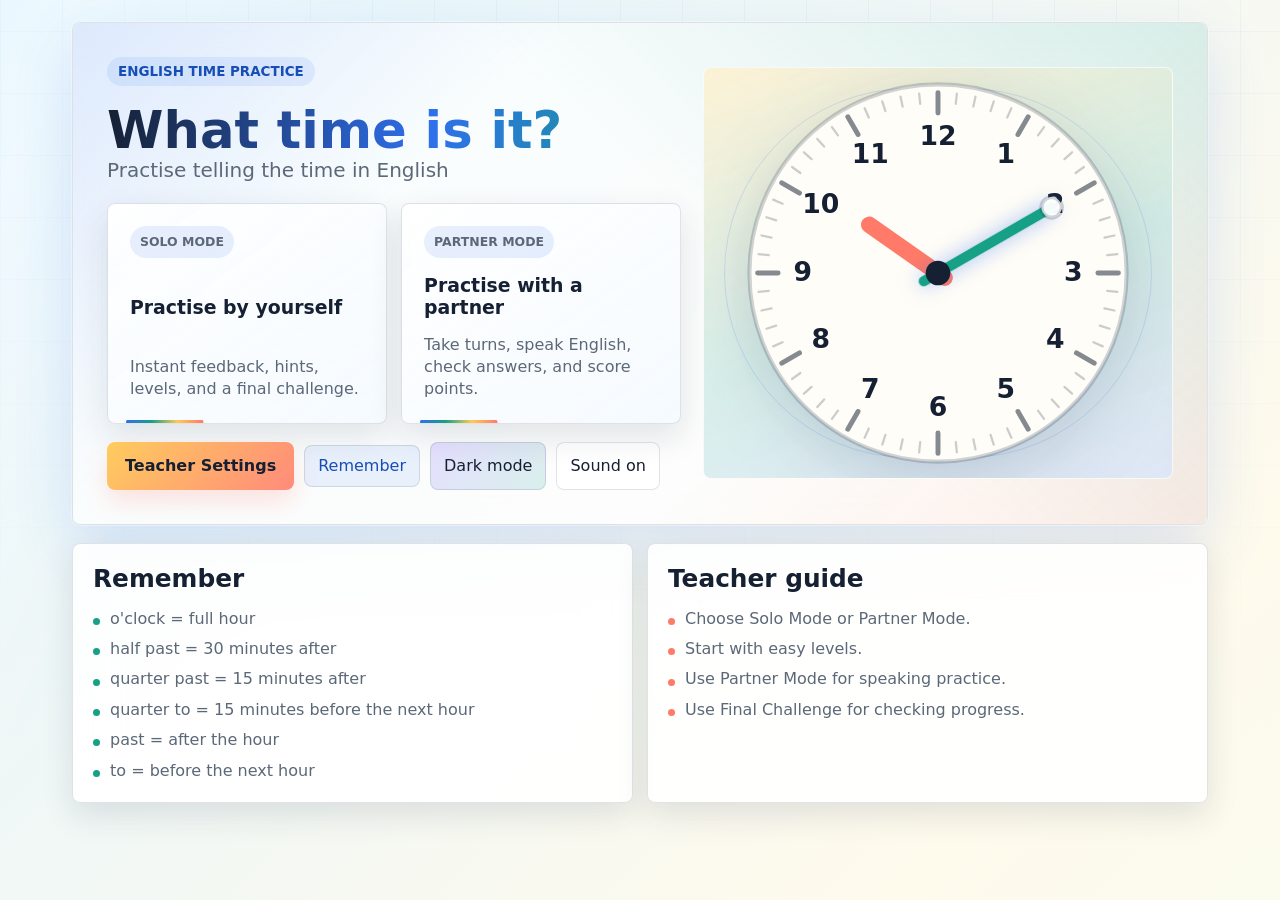
<file: index.html>
<!doctype html>
<html lang="de">
<head>
  <meta charset="utf-8">
  <meta name="viewport" content="width=device-width, initial-scale=1">
  <meta http-equiv="refresh" content="0; url=./f%C3%B6rder%20englisch%20uhrzeiten.html">
  <title>Foerder Englisch Uhrzeiten</title>
  <script>
    window.location.replace("./förder englisch uhrzeiten.html");
  </script>
</head>
<body>
  <p><a href="./f%C3%B6rder%20englisch%20uhrzeiten.html">Open the app</a></p>
</body>
</html>
</file>
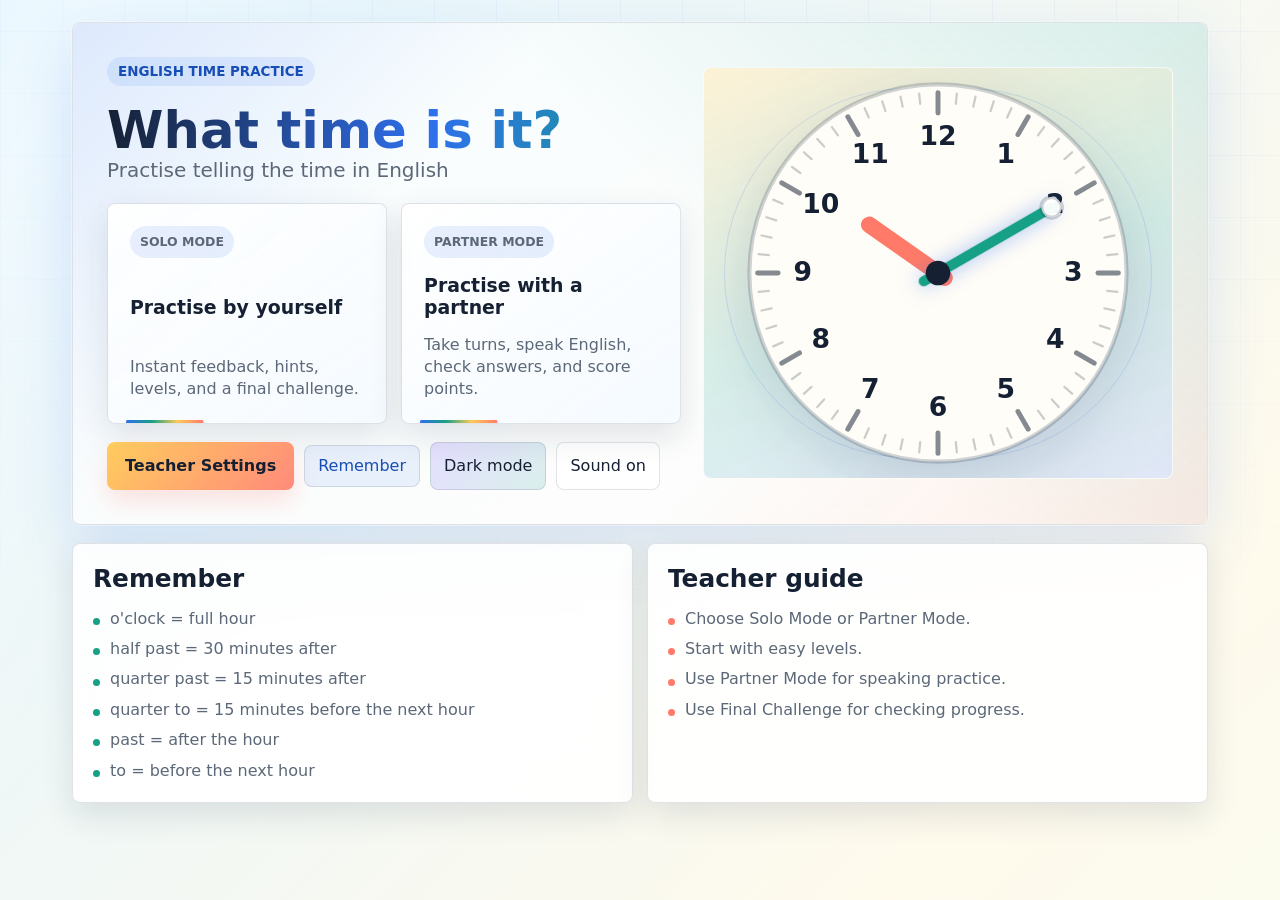
<file: förder englisch uhrzeiten.html>
<!doctype html>
<html lang="en">
<head>
  <meta charset="utf-8">
  <meta name="viewport" content="width=device-width, initial-scale=1">
  <meta name="description" content="A classroom-friendly app for practising English time phrases.">
  <title>What time is it?</title>
  <link rel="icon" href="data:image/svg+xml,%3Csvg xmlns='http://www.w3.org/2000/svg' viewBox='0 0 64 64'%3E%3Crect width='64' height='64' rx='14' fill='%232f6fed'/%3E%3Ccircle cx='32' cy='32' r='22' fill='%23fffdf7'/%3E%3Cpath d='M32 18v16l11 7' stroke='%23162033' stroke-width='5' stroke-linecap='round' stroke-linejoin='round' fill='none'/%3E%3C/svg%3E">
  <link rel="stylesheet" href="styles.css">
  <script defer src="app.js"></script>
</head>
<body>
  <div class="app-shell">
    <main id="app" tabindex="-1" aria-live="polite"></main>
  </div>
  <noscript>
    <div class="noscript">
      This app needs JavaScript to run. Please enable JavaScript and open index.html again.
    </div>
  </noscript>
</body>
</html>
</file>
<file: styles.css>
:root {
  color-scheme: light;
  --ink: #162033;
  --muted: #5c6878;
  --paper: #ffffff;
  --paper-soft: rgba(255, 255, 255, 0.86);
  --line: rgba(27, 43, 68, 0.13);
  --line-strong: rgba(27, 43, 68, 0.2);
  --surface: rgba(255, 255, 255, 0.88);
  --surface-soft: rgba(255, 255, 255, 0.7);
  --surface-strong: rgba(255, 255, 255, 0.96);
  --surface-tint: rgba(244, 250, 255, 0.9);
  --body-bg:
    linear-gradient(135deg, rgba(226, 245, 255, 0.94), rgba(255, 250, 235, 0.94) 48%, rgba(235, 255, 246, 0.94)),
    #f7fbff;
  --grid-line: rgba(47, 111, 237, 0.09);
  --light-sweep: rgba(255, 255, 255, 0.36);
  --blue: #2f6fed;
  --blue-dark: #174eb5;
  --teal: #16a085;
  --mint: #c9f4df;
  --coral: #ff7a68;
  --gold: #ffca55;
  --violet: #7d5fff;
  --green: #178a55;
  --red: #c64747;
  --amber: #9a6a00;
  --clock-face: #fffdf7;
  --clock-ink: #162033;
  --shadow: 0 22px 58px rgba(23, 43, 77, 0.16);
  --small-shadow: 0 12px 32px rgba(23, 43, 77, 0.12);
  --glow-shadow: 0 0 0 1px rgba(255, 255, 255, 0.34), 0 22px 60px rgba(47, 111, 237, 0.16);
  --radius: 8px;
}

html[data-theme="dark"] {
  color-scheme: dark;
  --ink: #f4f7fb;
  --muted: #b5c0d0;
  --paper: #111827;
  --paper-soft: rgba(20, 28, 45, 0.86);
  --line: rgba(229, 238, 255, 0.16);
  --line-strong: rgba(229, 238, 255, 0.26);
  --surface: rgba(18, 25, 40, 0.84);
  --surface-soft: rgba(16, 23, 38, 0.68);
  --surface-strong: rgba(24, 33, 52, 0.96);
  --surface-tint: rgba(35, 43, 64, 0.88);
  --body-bg:
    linear-gradient(135deg, #090d17, #141827 42%, #10261f 78%, #1d1728),
    #090d17;
  --grid-line: rgba(129, 212, 250, 0.1);
  --light-sweep: rgba(125, 95, 255, 0.14);
  --blue: #6fa1ff;
  --blue-dark: #9ab8ff;
  --teal: #49d0b3;
  --mint: #72e8b0;
  --coral: #ff917f;
  --gold: #ffd66f;
  --violet: #a895ff;
  --green: #55d88f;
  --red: #ff7b82;
  --amber: #ffd66f;
  --clock-face: #172033;
  --clock-ink: #f4f7fb;
  --shadow: 0 24px 72px rgba(0, 0, 0, 0.46);
  --small-shadow: 0 14px 36px rgba(0, 0, 0, 0.34);
  --glow-shadow: 0 0 0 1px rgba(129, 212, 250, 0.18), 0 0 34px rgba(73, 208, 179, 0.13), 0 26px 76px rgba(0, 0, 0, 0.45);
}

* {
  box-sizing: border-box;
}

html {
  min-height: 100%;
}

body {
  min-height: 100vh;
  margin: 0;
  position: relative;
  color: var(--ink);
  font-family: Inter, ui-sans-serif, system-ui, -apple-system, BlinkMacSystemFont, "Segoe UI", sans-serif;
  background: var(--body-bg);
  background-size: 170% 170%;
  letter-spacing: 0;
  overflow-x: hidden;
  animation: ambient-shift 18s ease-in-out infinite alternate;
}

body::before,
body::after {
  content: "";
  position: fixed;
  inset: 0;
  pointer-events: none;
}

body::before {
  z-index: 0;
  background:
    repeating-linear-gradient(90deg, var(--grid-line) 0 1px, transparent 1px 62px),
    repeating-linear-gradient(0deg, var(--grid-line) 0 1px, transparent 1px 62px);
  mask-image: linear-gradient(to bottom, rgba(0, 0, 0, 0.52), transparent 78%);
}

body::after {
  z-index: 0;
  background:
    linear-gradient(115deg, transparent 0 17%, var(--light-sweep) 34%, transparent 52% 100%);
  transform: translateX(-38%);
  animation: light-sweep 12s ease-in-out infinite;
}

button,
input,
select {
  font: inherit;
}

button {
  border: 0;
}

.app-shell {
  position: relative;
  z-index: 1;
  width: min(1180px, 100%);
  min-height: 100vh;
  min-height: 100svh;
  margin: 0 auto;
  padding:
    max(22px, env(safe-area-inset-top))
    max(22px, env(safe-area-inset-right))
    max(22px, env(safe-area-inset-bottom))
    max(22px, env(safe-area-inset-left));
}

#app {
  outline: none;
}

.screen {
  min-height: calc(100vh - 44px);
  min-height: calc(100svh - 44px);
  display: flex;
  flex-direction: column;
  gap: 18px;
}

.screen-enter {
  animation: screen-rise 460ms cubic-bezier(0.18, 0.82, 0.22, 1);
}

.screen-enter .hero,
.screen-enter .task-header,
.screen-enter .task-card,
.screen-enter .support-panel,
.screen-enter .summary-panel,
.screen-enter .mode-button,
.screen-enter .task-button,
.screen-enter .option-button,
.screen-enter .tile {
  animation: panel-rise 520ms cubic-bezier(0.18, 0.82, 0.22, 1) both;
}

.screen-enter .support-panel:nth-child(2),
.screen-enter .task-button:nth-child(2),
.screen-enter .option-button:nth-child(2),
.screen-enter .tile:nth-child(2) {
  animation-delay: 60ms;
}

.screen-enter .task-button:nth-child(3),
.screen-enter .option-button:nth-child(3),
.screen-enter .tile:nth-child(3) {
  animation-delay: 105ms;
}

.screen-enter .task-button:nth-child(4),
.screen-enter .option-button:nth-child(4),
.screen-enter .tile:nth-child(4) {
  animation-delay: 150ms;
}

.screen-centred {
  justify-content: center;
}

.hero {
  position: relative;
  overflow: hidden;
  display: grid;
  grid-template-columns: 1.1fr 0.9fr;
  gap: 22px;
  align-items: center;
  padding: 34px;
  border: 1px solid var(--line);
  border-radius: var(--radius);
  background: var(--surface-soft);
  box-shadow: var(--glow-shadow);
  backdrop-filter: blur(22px) saturate(1.08);
}

.hero::before {
  content: "";
  position: absolute;
  inset: 0;
  border-radius: inherit;
  background:
    linear-gradient(135deg, rgba(47, 111, 237, 0.14), transparent 30%),
    linear-gradient(315deg, rgba(255, 122, 104, 0.13), transparent 34%),
    linear-gradient(45deg, transparent 55%, rgba(22, 160, 133, 0.16));
  pointer-events: none;
}

.hero > * {
  position: relative;
  z-index: 1;
}

.hero-copy {
  display: flex;
  flex-direction: column;
  gap: 18px;
}

.eyebrow {
  width: fit-content;
  padding: 7px 11px;
  border-radius: 999px;
  background: rgba(47, 111, 237, 0.1);
  color: var(--blue-dark);
  font-size: 0.84rem;
  font-weight: 800;
  text-transform: uppercase;
}

h1,
h2,
h3,
p {
  margin: 0;
}

h1 {
  font-size: 3.2rem;
  line-height: 1.02;
  letter-spacing: 0;
}

.hero h1 {
  width: fit-content;
  color: transparent;
  background: linear-gradient(95deg, var(--ink), var(--blue) 32%, var(--teal) 58%, var(--coral) 82%, var(--ink));
  background-size: 220% 100%;
  -webkit-background-clip: text;
  background-clip: text;
  animation: title-sheen 7s ease-in-out infinite;
}

h2 {
  font-size: 1.55rem;
  line-height: 1.2;
  letter-spacing: 0;
}

h3 {
  font-size: 1.08rem;
  line-height: 1.25;
  letter-spacing: 0;
}

.subtitle {
  max-width: 620px;
  color: var(--muted);
  font-size: 1.25rem;
  line-height: 1.45;
}

.mode-grid {
  display: grid;
  grid-template-columns: repeat(2, minmax(0, 1fr));
  gap: 14px;
}

.mode-button,
.task-button,
.big-button,
.option-button,
.control-button,
.pill-button,
.ghost-button,
.text-button,
.danger-button {
  min-height: 48px;
  border-radius: var(--radius);
  cursor: pointer;
  transition: transform 180ms ease, box-shadow 180ms ease, background 180ms ease, border-color 180ms ease, filter 180ms ease;
}

.mode-button:focus-visible,
.task-button:focus-visible,
.big-button:focus-visible,
.option-button:focus-visible,
.control-button:focus-visible,
.pill-button:focus-visible,
.ghost-button:focus-visible,
.text-button:focus-visible,
.danger-button:focus-visible,
.tile:focus-visible,
.drop-slot:focus-visible {
  outline: 3px solid rgba(47, 111, 237, 0.38);
  outline-offset: 3px;
}

.mode-button:hover,
.task-button:hover,
.big-button:hover,
.option-button:hover,
.control-button:hover,
.pill-button:hover,
.ghost-button:hover,
.text-button:hover {
  transform: translateY(-2px);
  filter: saturate(1.05);
}

.mode-button {
  position: relative;
  overflow: hidden;
  display: flex;
  min-height: 154px;
  flex-direction: column;
  align-items: flex-start;
  justify-content: space-between;
  gap: 16px;
  padding: 22px;
  color: var(--ink);
  text-align: left;
  border: 1px solid var(--line);
  background:
    linear-gradient(145deg, var(--surface-strong), var(--surface-tint));
  box-shadow: var(--small-shadow);
}

.mode-button::before,
.task-button::before {
  content: "";
  position: absolute;
  inset: 0;
  background: linear-gradient(115deg, transparent 0 40%, rgba(255, 255, 255, 0.32) 50%, transparent 61% 100%);
  transform: translateX(-125%);
  transition: transform 520ms ease;
  pointer-events: none;
}

.mode-button::after,
.task-button::after {
  content: "";
  position: absolute;
  left: 18px;
  right: 18px;
  bottom: 0;
  height: 3px;
  border-radius: 999px 999px 0 0;
  background: linear-gradient(90deg, var(--blue), var(--teal), var(--gold), var(--coral));
  transform: scaleX(0.32);
  transform-origin: left;
  transition: transform 220ms ease;
}

.mode-button:hover::before,
.task-button:hover::before {
  transform: translateX(125%);
}

.mode-button:hover::after,
.task-button:hover::after {
  transform: scaleX(1);
}

.mode-button strong {
  font-size: 1.18rem;
}

.mode-button span {
  color: var(--muted);
  line-height: 1.4;
}

.mode-tag {
  padding: 7px 10px;
  border-radius: 999px;
  color: var(--blue-dark);
  background: rgba(47, 111, 237, 0.11);
  font-size: 0.78rem;
  font-weight: 800;
  text-transform: uppercase;
}

.hero-clock {
  position: relative;
  overflow: hidden;
  min-height: 315px;
  display: grid;
  place-items: center;
  border-radius: var(--radius);
  background:
    linear-gradient(160deg, rgba(255, 202, 85, 0.24), rgba(22, 160, 133, 0.17) 54%, rgba(47, 111, 237, 0.14)),
    var(--surface-soft);
  border: 1px solid rgba(255, 255, 255, 0.72);
}

.hero-clock::before {
  content: "";
  position: absolute;
  inset: 20px;
  border: 1px solid rgba(47, 111, 237, 0.16);
  border-radius: 999px;
  animation: clock-ring 9s linear infinite;
}

.hero-clock > * {
  position: relative;
  z-index: 1;
}

.support-grid {
  display: grid;
  grid-template-columns: 1fr 1fr;
  gap: 14px;
}

.support-panel,
.task-card,
.settings-panel,
.summary-panel {
  border: 1px solid var(--line);
  border-radius: var(--radius);
  background: var(--surface);
  box-shadow: var(--small-shadow);
  backdrop-filter: blur(22px) saturate(1.06);
}

.support-panel {
  padding: 20px;
}

.remember-list,
.teacher-list {
  display: grid;
  gap: 8px;
  margin: 14px 0 0;
  padding: 0;
  list-style: none;
  color: var(--muted);
  line-height: 1.4;
}

.remember-list li,
.teacher-list li {
  padding-left: 17px;
  position: relative;
}

.remember-list li::before,
.teacher-list li::before {
  content: "";
  position: absolute;
  top: 0.64em;
  left: 0;
  width: 7px;
  height: 7px;
  border-radius: 999px;
  background: var(--teal);
}

.teacher-list li::before {
  background: var(--coral);
}

.task-header {
  position: sticky;
  top: 10px;
  z-index: 4;
  display: grid;
  grid-template-columns: auto 1fr auto;
  gap: 14px;
  align-items: center;
  padding: 12px;
  border: 1px solid var(--line);
  border-radius: var(--radius);
  background: var(--surface);
  box-shadow: var(--small-shadow);
  backdrop-filter: blur(24px) saturate(1.08);
}

.header-middle {
  display: grid;
  gap: 8px;
  min-width: 0;
}

.header-title-row {
  display: flex;
  flex-wrap: wrap;
  gap: 8px;
  align-items: center;
}

.header-title-row strong {
  font-size: 1rem;
}

.chip-row {
  display: flex;
  flex-wrap: wrap;
  gap: 8px;
}

.chip {
  display: inline-flex;
  align-items: center;
  gap: 6px;
  min-height: 30px;
  padding: 5px 10px;
  border-radius: 999px;
  color: var(--muted);
  background: rgba(47, 111, 237, 0.1);
  font-size: 0.88rem;
  font-weight: 700;
}

.progress-wrap {
  height: 9px;
  overflow: hidden;
  border-radius: 999px;
  background: rgba(47, 111, 237, 0.12);
}

.progress-bar {
  height: 100%;
  width: 0;
  border-radius: inherit;
  background: linear-gradient(90deg, var(--blue), var(--teal), var(--gold));
  background-size: 180% 100%;
  transition: width 280ms ease;
  animation: progress-glow 2.8s ease-in-out infinite;
}

.header-actions {
  display: flex;
  justify-content: flex-end;
  gap: 8px;
}

.ghost-button,
.text-button {
  padding: 10px 13px;
  color: var(--ink);
  border: 1px solid var(--line);
  background: var(--surface-strong);
}

.text-button {
  min-height: 42px;
  color: var(--blue-dark);
  background: rgba(47, 111, 237, 0.09);
}

.theme-button {
  color: var(--ink);
  background:
    linear-gradient(135deg, color-mix(in srgb, var(--violet) 20%, var(--surface-strong)), color-mix(in srgb, var(--teal) 16%, var(--surface-strong)));
}

.big-button {
  position: relative;
  overflow: hidden;
  padding: 13px 18px;
  color: #fff;
  font-weight: 800;
  background: linear-gradient(135deg, var(--blue), var(--teal));
  background-size: 150% 150%;
  box-shadow: 0 12px 24px rgba(47, 111, 237, 0.24);
  animation: button-breathe 4.4s ease-in-out infinite;
}

.big-button::before {
  content: "";
  position: absolute;
  inset: 0;
  background: linear-gradient(110deg, transparent 0 38%, rgba(255, 255, 255, 0.24) 50%, transparent 62% 100%);
  transform: translateX(-130%);
  transition: transform 540ms ease;
}

.big-button:hover::before {
  transform: translateX(130%);
}

.big-button > * {
  position: relative;
  z-index: 1;
}

.big-button.secondary {
  color: var(--ink);
  background: linear-gradient(135deg, rgba(255, 202, 85, 0.95), rgba(255, 122, 104, 0.88));
  box-shadow: 0 12px 24px rgba(255, 122, 104, 0.2);
}

.danger-button {
  padding: 12px 16px;
  color: #fff;
  font-weight: 800;
  background: var(--red);
}

.task-card {
  position: relative;
  overflow: hidden;
  display: grid;
  gap: 18px;
  padding: 22px;
}

.task-card::before,
.summary-panel::before {
  content: "";
  position: absolute;
  inset: 0;
  border-radius: inherit;
  background:
    linear-gradient(135deg, rgba(47, 111, 237, 0.08), transparent 32%),
    linear-gradient(315deg, rgba(22, 160, 133, 0.08), transparent 35%);
  pointer-events: none;
}

.task-card > *,
.summary-panel > * {
  position: relative;
  z-index: 1;
}

.task-card.compact {
  gap: 14px;
}

.task-intro {
  display: flex;
  flex-wrap: wrap;
  gap: 10px;
  align-items: center;
  justify-content: space-between;
}

.task-copy {
  display: grid;
  gap: 7px;
}

.instruction {
  color: var(--muted);
  line-height: 1.42;
  font-size: 1.02rem;
}

.level-grid,
.partner-grid {
  display: grid;
  grid-template-columns: repeat(3, minmax(0, 1fr));
  gap: 14px;
}

.task-button {
  position: relative;
  overflow: hidden;
  display: grid;
  gap: 10px;
  align-content: start;
  min-height: 150px;
  padding: 18px;
  color: var(--ink);
  text-align: left;
  border: 1px solid var(--line);
  background: var(--surface);
}

.task-button strong {
  font-size: 1.04rem;
}

.task-button span {
  color: var(--muted);
  line-height: 1.38;
}

.task-button[disabled],
.big-button[disabled],
.option-button[disabled],
.control-button[disabled],
.pill-button[disabled],
.ghost-button[disabled],
.text-button[disabled],
.danger-button[disabled] {
  cursor: not-allowed;
  opacity: 0.52;
  transform: none;
}

.clock-area {
  display: grid;
  grid-template-columns: minmax(240px, 390px) minmax(260px, 1fr);
  gap: 22px;
  align-items: center;
}

.clock-area.single {
  grid-template-columns: minmax(240px, 430px);
  justify-content: center;
}

.clock-widget {
  width: min(100%, 410px);
  margin: 0 auto;
  touch-action: none;
  user-select: none;
  animation: clock-float 5.8s ease-in-out infinite;
}

.clock-widget svg {
  display: block;
  width: 100%;
  height: auto;
  filter: drop-shadow(0 18px 34px rgba(23, 43, 77, 0.18));
}

.clock-face {
  fill: var(--clock-face);
  stroke: var(--line-strong);
  stroke-width: 2;
}

.clock-minute-mark {
  stroke: color-mix(in srgb, var(--clock-ink) 22%, transparent);
  stroke-width: 1.1;
  stroke-linecap: round;
}

.clock-hour-mark {
  stroke: color-mix(in srgb, var(--clock-ink) 52%, transparent);
  stroke-width: 2.4;
  stroke-linecap: round;
}

.clock-number {
  fill: var(--clock-ink);
  font-size: 13px;
  font-weight: 850;
  text-anchor: middle;
  dominant-baseline: middle;
}

.hand {
  transition: transform 420ms cubic-bezier(0.2, 0.8, 0.2, 1);
  transform-box: view-box;
  transform-origin: 100px 100px;
}

.hour-hand-line,
.minute-hand-line {
  stroke-linecap: round;
}

.hour-hand-line {
  stroke: var(--clock-ink);
  stroke-width: 8;
}

.minute-hand-line {
  stroke: var(--blue);
  stroke-width: 5;
  filter: drop-shadow(0 0 5px color-mix(in srgb, var(--blue) 50%, transparent));
}

.clock-widget.highlight-hour .hour-hand-line,
.clock-widget.highlight-both .hour-hand-line {
  stroke: var(--coral);
}

.clock-widget.highlight-minute .minute-hand-line,
.clock-widget.highlight-both .minute-hand-line {
  stroke: var(--teal);
}

.hand-grip {
  fill: var(--surface-strong);
  stroke: var(--line-strong);
  stroke-width: 2;
}

.clock-center {
  fill: var(--clock-ink);
}

.interactive-note {
  color: var(--muted);
  font-size: 0.92rem;
  text-align: center;
}

.option-grid {
  display: grid;
  grid-template-columns: repeat(2, minmax(0, 1fr));
  gap: 12px;
}

.option-button {
  display: flex;
  align-items: center;
  justify-content: flex-start;
  min-height: 62px;
  padding: 14px 16px;
  color: var(--ink);
  text-align: left;
  border: 1px solid var(--line);
  background: var(--surface-strong);
  box-shadow: 0 8px 20px rgba(23, 43, 77, 0.07);
}

.option-button.correct,
.drop-slot.correct,
.tile.correct {
  color: var(--ink);
  border-color: color-mix(in srgb, var(--green) 62%, transparent);
  background: color-mix(in srgb, var(--green) 22%, var(--surface-strong));
}

.option-button.wrong,
.drop-slot.wrong,
.tile.wrong {
  color: var(--ink);
  border-color: color-mix(in srgb, var(--red) 52%, transparent);
  background: color-mix(in srgb, var(--red) 18%, var(--surface-strong));
}

.feedback {
  position: relative;
  overflow: hidden;
  display: grid;
  gap: 8px;
  min-height: 70px;
  padding: 14px 16px;
  border-radius: var(--radius);
  border: 1px solid var(--line);
  background: var(--surface-strong);
}

.feedback strong {
  font-size: 1.05rem;
}

.feedback.correct {
  border-color: color-mix(in srgb, var(--green) 50%, transparent);
  background: color-mix(in srgb, var(--green) 18%, var(--surface-strong));
  animation: feedback-pop 360ms cubic-bezier(0.2, 0.9, 0.2, 1);
}

.feedback.almost {
  border-color: color-mix(in srgb, var(--gold) 58%, transparent);
  background: color-mix(in srgb, var(--gold) 18%, var(--surface-strong));
}

.feedback.wrong {
  border-color: color-mix(in srgb, var(--red) 46%, transparent);
  background: color-mix(in srgb, var(--red) 16%, var(--surface-strong));
}

.feedback.empty {
  color: var(--muted);
}

.action-row {
  display: flex;
  flex-wrap: wrap;
  gap: 10px;
  align-items: center;
  justify-content: space-between;
}

.button-row {
  display: flex;
  flex-wrap: wrap;
  gap: 10px;
  align-items: center;
}

.hint-box {
  display: none;
  padding: 12px 14px;
  border-radius: var(--radius);
  color: var(--ink);
  border: 1px solid rgba(22, 160, 133, 0.3);
  background: color-mix(in srgb, var(--teal) 14%, var(--surface-strong));
}

.hint-box.show {
  display: block;
}

.control-panel {
  display: grid;
  gap: 12px;
}

.control-grid {
  display: grid;
  grid-template-columns: repeat(2, minmax(0, 1fr));
  gap: 10px;
}

.control-button,
.pill-button {
  padding: 12px 14px;
  color: var(--ink);
  font-weight: 800;
  border: 1px solid var(--line);
  background: var(--surface-strong);
}

.pill-button.active {
  color: #fff;
  background: var(--blue);
}

.large-phrase {
  padding: 18px;
  border-radius: var(--radius);
  color: var(--ink);
  background: var(--surface-strong);
  border: 1px solid var(--line);
  font-size: 1.55rem;
  font-weight: 850;
  line-height: 1.25;
}

.match-layout {
  display: grid;
  grid-template-columns: 1.2fr 0.8fr;
  gap: 18px;
  align-items: start;
}

.clock-match-grid {
  display: grid;
  grid-template-columns: repeat(2, minmax(0, 1fr));
  gap: 12px;
}

.match-clock {
  display: grid;
  gap: 10px;
  padding: 12px;
  border: 1px solid var(--line);
  border-radius: var(--radius);
  background: var(--surface-soft);
}

.match-clock .clock-widget {
  max-width: 185px;
}

.drop-slot {
  min-height: 50px;
  display: grid;
  place-items: center;
  padding: 10px;
  border-radius: var(--radius);
  color: var(--muted);
  border: 2px dashed var(--line-strong);
  background: var(--surface-strong);
  text-align: center;
}

.drop-slot.filled {
  color: var(--ink);
  border-style: solid;
  font-weight: 800;
}

.phrase-bank,
.tile-bank,
.sentence-build {
  display: flex;
  flex-wrap: wrap;
  gap: 10px;
  align-content: flex-start;
}

.tile {
  min-height: 48px;
  padding: 11px 15px;
  border-radius: var(--radius);
  color: var(--ink);
  border: 1px solid var(--line);
  background: var(--surface-strong);
  box-shadow: 0 8px 18px rgba(23, 43, 77, 0.08);
  cursor: pointer;
}

.tile.selected {
  color: #fff;
  background: var(--blue);
}

.tile.used {
  display: none;
}

.sentence-zone {
  min-height: 72px;
  display: flex;
  flex-wrap: wrap;
  gap: 10px;
  align-items: center;
  padding: 12px;
  border: 2px dashed var(--line-strong);
  border-radius: var(--radius);
  background: var(--surface-soft);
}

.empty-zone {
  color: var(--muted);
}

.settings-grid {
  display: grid;
  grid-template-columns: repeat(2, minmax(0, 1fr));
  gap: 16px;
}

.settings-panel {
  display: grid;
  gap: 14px;
  padding: 18px;
}

.check-list {
  display: grid;
  gap: 10px;
}

.check-row,
.input-row {
  display: flex;
  gap: 10px;
  align-items: center;
  color: var(--muted);
}

.check-row input {
  width: 20px;
  height: 20px;
  accent-color: var(--blue);
}

.input-row {
  flex-direction: column;
  align-items: stretch;
  color: var(--ink);
  font-weight: 800;
}

.input-row input {
  min-height: 48px;
  border-radius: var(--radius);
  border: 1px solid var(--line);
  padding: 12px;
  color: var(--ink);
  background: var(--surface-strong);
}

.partner-setup {
  display: grid;
  grid-template-columns: 1fr 1fr;
  gap: 14px;
}

.score-strip {
  display: grid;
  grid-template-columns: repeat(2, minmax(0, 1fr));
  gap: 10px;
}

.score-card {
  padding: 14px;
  border-radius: var(--radius);
  background: var(--surface-strong);
  border: 1px solid var(--line);
}

.score-card.active {
  border-color: rgba(47, 111, 237, 0.4);
  box-shadow: inset 0 0 0 2px rgba(47, 111, 237, 0.16);
}

.score-card strong {
  display: block;
  font-size: 1.3rem;
}

.turn-banner {
  display: grid;
  gap: 6px;
  padding: 16px;
  border-radius: var(--radius);
  color: var(--ink);
  background: linear-gradient(135deg, color-mix(in srgb, var(--gold) 36%, var(--surface-strong)), color-mix(in srgb, var(--teal) 22%, var(--surface-strong)));
  border: 1px solid var(--line);
}

.timer {
  display: inline-flex;
  align-items: center;
  justify-content: center;
  min-width: 92px;
  min-height: 58px;
  padding: 10px 14px;
  border-radius: var(--radius);
  color: #fff;
  background: var(--ink);
  font-size: 1.7rem;
  font-weight: 900;
}

.dialogue {
  display: grid;
  gap: 10px;
  padding: 16px;
  border-radius: var(--radius);
  border: 1px solid var(--line);
  background: var(--surface-strong);
  line-height: 1.45;
}

.summary-panel {
  display: grid;
  gap: 16px;
  padding: 24px;
  text-align: center;
}

.stars {
  display: flex;
  justify-content: center;
  gap: 8px;
}

.star {
  width: 42px;
  height: 42px;
  display: grid;
  place-items: center;
  clip-path: polygon(50% 0%, 61% 34%, 98% 35%, 68% 56%, 79% 91%, 50% 70%, 21% 91%, 32% 56%, 2% 35%, 39% 34%);
  background: color-mix(in srgb, var(--muted) 26%, transparent);
}

.star.on {
  background: var(--gold);
}

.confetti-piece {
  position: fixed;
  z-index: 20;
  top: -18px;
  width: 10px;
  height: 14px;
  border-radius: 3px;
  pointer-events: none;
  animation: confetti-fall 900ms ease-in forwards;
}

@keyframes confetti-fall {
  0% {
    transform: translateY(0) rotate(0deg);
    opacity: 1;
  }
  100% {
    transform: translateY(105vh) rotate(320deg);
    opacity: 0;
  }
}

@keyframes shake {
  0%, 100% {
    transform: translateX(0);
  }
  20% {
    transform: translateX(-7px);
  }
  40% {
    transform: translateX(7px);
  }
  60% {
    transform: translateX(-5px);
  }
  80% {
    transform: translateX(5px);
  }
}

.shake {
  animation: shake 360ms ease;
}

@keyframes ambient-shift {
  0% {
    background-position: 0% 30%;
  }
  100% {
    background-position: 100% 70%;
  }
}

@keyframes light-sweep {
  0%, 52% {
    transform: translateX(-44%);
    opacity: 0.35;
  }
  72% {
    transform: translateX(34%);
    opacity: 0.72;
  }
  100% {
    transform: translateX(44%);
    opacity: 0.25;
  }
}

@keyframes screen-rise {
  from {
    opacity: 0;
    transform: translateY(10px);
  }
  to {
    opacity: 1;
    transform: translateY(0);
  }
}

@keyframes panel-rise {
  from {
    opacity: 0;
    transform: translateY(14px) scale(0.985);
  }
  to {
    opacity: 1;
    transform: translateY(0) scale(1);
  }
}

@keyframes title-sheen {
  0%, 100% {
    background-position: 0% 50%;
  }
  50% {
    background-position: 100% 50%;
  }
}

@keyframes progress-glow {
  0%, 100% {
    background-position: 0% 50%;
    filter: brightness(1);
  }
  50% {
    background-position: 100% 50%;
    filter: brightness(1.1);
  }
}

@keyframes button-breathe {
  0%, 100% {
    background-position: 0% 50%;
  }
  50% {
    background-position: 100% 50%;
  }
}

@keyframes feedback-pop {
  0% {
    transform: scale(0.985);
  }
  60% {
    transform: scale(1.015);
  }
  100% {
    transform: scale(1);
  }
}

@keyframes clock-float {
  0%, 100% {
    transform: translateY(0);
  }
  50% {
    transform: translateY(-4px);
  }
}

@keyframes clock-ring {
  from {
    transform: rotate(0deg) scale(1);
  }
  50% {
    transform: rotate(180deg) scale(1.035);
  }
  to {
    transform: rotate(360deg) scale(1);
  }
}

.sr-only {
  position: absolute;
  width: 1px;
  height: 1px;
  padding: 0;
  margin: -1px;
  overflow: hidden;
  clip: rect(0, 0, 0, 0);
  white-space: nowrap;
  border: 0;
}

.noscript {
  max-width: 680px;
  margin: 40px auto;
  padding: 20px;
  border-radius: var(--radius);
  color: var(--ink);
  background: var(--surface-strong);
}

@media (min-width: 681px) and (max-width: 1180px) {
  .app-shell {
    width: min(100%, 1060px);
    padding:
      max(18px, env(safe-area-inset-top))
      max(18px, env(safe-area-inset-right))
      max(18px, env(safe-area-inset-bottom))
      max(18px, env(safe-area-inset-left));
  }

  .screen {
    gap: 16px;
  }

  .hero {
    gap: 20px;
    padding: 26px;
  }

  h1 {
    font-size: 2.65rem;
  }

  h2 {
    font-size: 1.42rem;
  }

  .subtitle {
    font-size: 1.12rem;
  }

  .task-card {
    padding: 20px;
  }

  .level-grid,
  .partner-grid,
  .settings-grid {
    grid-template-columns: repeat(2, minmax(0, 1fr));
  }

  .clock-area {
    grid-template-columns: minmax(250px, 360px) minmax(280px, 1fr);
    gap: 18px;
  }

  .clock-widget {
    width: min(100%, 360px);
  }

  .hero-clock {
    min-height: 292px;
  }

  .mode-button,
  .task-button {
    min-height: 136px;
    padding: 18px;
  }
}

@media (min-width: 681px) and (max-width: 900px) {
  .hero,
  .clock-area,
  .match-layout {
    grid-template-columns: 1fr;
  }

  .hero {
    align-items: stretch;
  }

  .hero-clock {
    min-height: 285px;
  }

  .clock-widget {
    width: min(100%, 340px);
  }

  .task-header {
    grid-template-columns: auto 1fr;
  }

  .task-header > .header-actions {
    grid-column: 2;
    justify-content: flex-start;
  }

  .clock-match-grid {
    grid-template-columns: repeat(2, minmax(0, 1fr));
  }

  .support-grid,
  .partner-setup {
    grid-template-columns: 1fr;
  }
}

@media (min-width: 901px) and (max-width: 1180px) {
  .hero {
    grid-template-columns: 1.05fr 0.95fr;
  }

  .match-layout {
    grid-template-columns: 1.15fr 0.85fr;
  }
}

@media (max-width: 680px) {
  .app-shell {
    padding:
      max(10px, env(safe-area-inset-top))
      max(10px, env(safe-area-inset-right))
      max(10px, env(safe-area-inset-bottom))
      max(10px, env(safe-area-inset-left));
  }

  .screen {
    min-height: calc(100vh - 20px);
    min-height: calc(100svh - 20px);
    gap: 12px;
  }

  .hero,
  .clock-area,
  .match-layout {
    grid-template-columns: 1fr;
  }

  .hero {
    gap: 14px;
    padding: 14px;
  }

  .hero-copy {
    gap: 14px;
  }

  .mode-grid,
  .option-grid,
  .clock-match-grid,
  .level-grid,
  .partner-grid,
  .score-strip,
  .support-grid,
  .settings-grid,
  .partner-setup {
    grid-template-columns: 1fr;
  }

  .control-grid {
    grid-template-columns: repeat(2, minmax(0, 1fr));
  }

  .task-header {
    top: 6px;
    grid-template-columns: auto minmax(0, 1fr);
    gap: 9px;
    padding: 10px;
    align-items: start;
  }

  .task-header > .ghost-button {
    min-width: 116px;
  }

  .header-actions,
  .header-actions .ghost-button {
    width: 100%;
  }

  .header-actions {
    grid-column: 1 / -1;
    display: grid;
    grid-template-columns: repeat(2, minmax(0, 1fr));
    gap: 8px;
    justify-content: stretch;
  }

  .header-actions .ghost-button {
    min-height: 42px;
    padding: 8px 10px;
  }

  .header-middle {
    gap: 7px;
  }

  .chip {
    min-height: 28px;
    padding: 4px 8px;
    font-size: 0.82rem;
  }

  h1 {
    font-size: 2.05rem;
  }

  h2 {
    font-size: 1.24rem;
  }

  h3 {
    font-size: 1rem;
  }

  .subtitle,
  .instruction {
    font-size: 1rem;
  }

  .task-card {
    gap: 14px;
    padding: 14px;
  }

  .hero-clock {
    min-height: 218px;
  }

  .clock-widget {
    width: min(100%, 292px);
  }

  .match-clock .clock-widget {
    max-width: 168px;
  }

  .mode-button {
    min-height: 112px;
    padding: 15px;
  }

  .task-button {
    min-height: 118px;
    padding: 15px;
  }

  .option-button {
    min-height: 58px;
    padding: 12px 14px;
  }

  .big-button,
  .control-button,
  .pill-button,
  .ghost-button,
  .text-button,
  .danger-button,
  .tile {
    min-height: 48px;
  }

  .button-row {
    align-items: stretch;
  }

  .button-row > button {
    flex: 1 1 145px;
  }

  .large-phrase {
    padding: 14px;
    font-size: 1.18rem;
  }

  .feedback {
    min-height: 64px;
    padding: 12px;
  }
}

@media (max-width: 360px) {
  .app-shell {
    padding:
      max(8px, env(safe-area-inset-top))
      max(8px, env(safe-area-inset-right))
      max(8px, env(safe-area-inset-bottom))
      max(8px, env(safe-area-inset-left));
  }

  .hero,
  .task-card,
  .support-panel,
  .settings-panel,
  .summary-panel {
    padding: 12px;
  }

  h1 {
    font-size: 1.82rem;
  }

  h2 {
    font-size: 1.16rem;
  }

  .hero-clock {
    min-height: 196px;
  }

  .clock-widget {
    width: min(100%, 252px);
  }

  .mode-button,
  .task-button {
    min-height: 104px;
  }

  .large-phrase {
    font-size: 1.08rem;
  }
}

@media (max-height: 540px) and (orientation: landscape) {
  .app-shell {
    padding: 8px 12px;
  }

  .screen {
    gap: 10px;
  }

  .task-header {
    position: static;
  }

  .hero,
  .clock-area {
    grid-template-columns: minmax(230px, 0.9fr) minmax(280px, 1.1fr);
  }

  .hero {
    padding: 12px;
  }

  .hero-clock {
    min-height: 188px;
  }

  .clock-widget {
    width: min(100%, 230px);
  }

  .task-card {
    padding: 12px;
  }
}

@media (prefers-reduced-motion: reduce) {
  *,
  *::before,
  *::after {
    scroll-behavior: auto !important;
    animation-duration: 0.01ms !important;
    animation-iteration-count: 1 !important;
    transition-duration: 0.01ms !important;
  }
}
</file>
